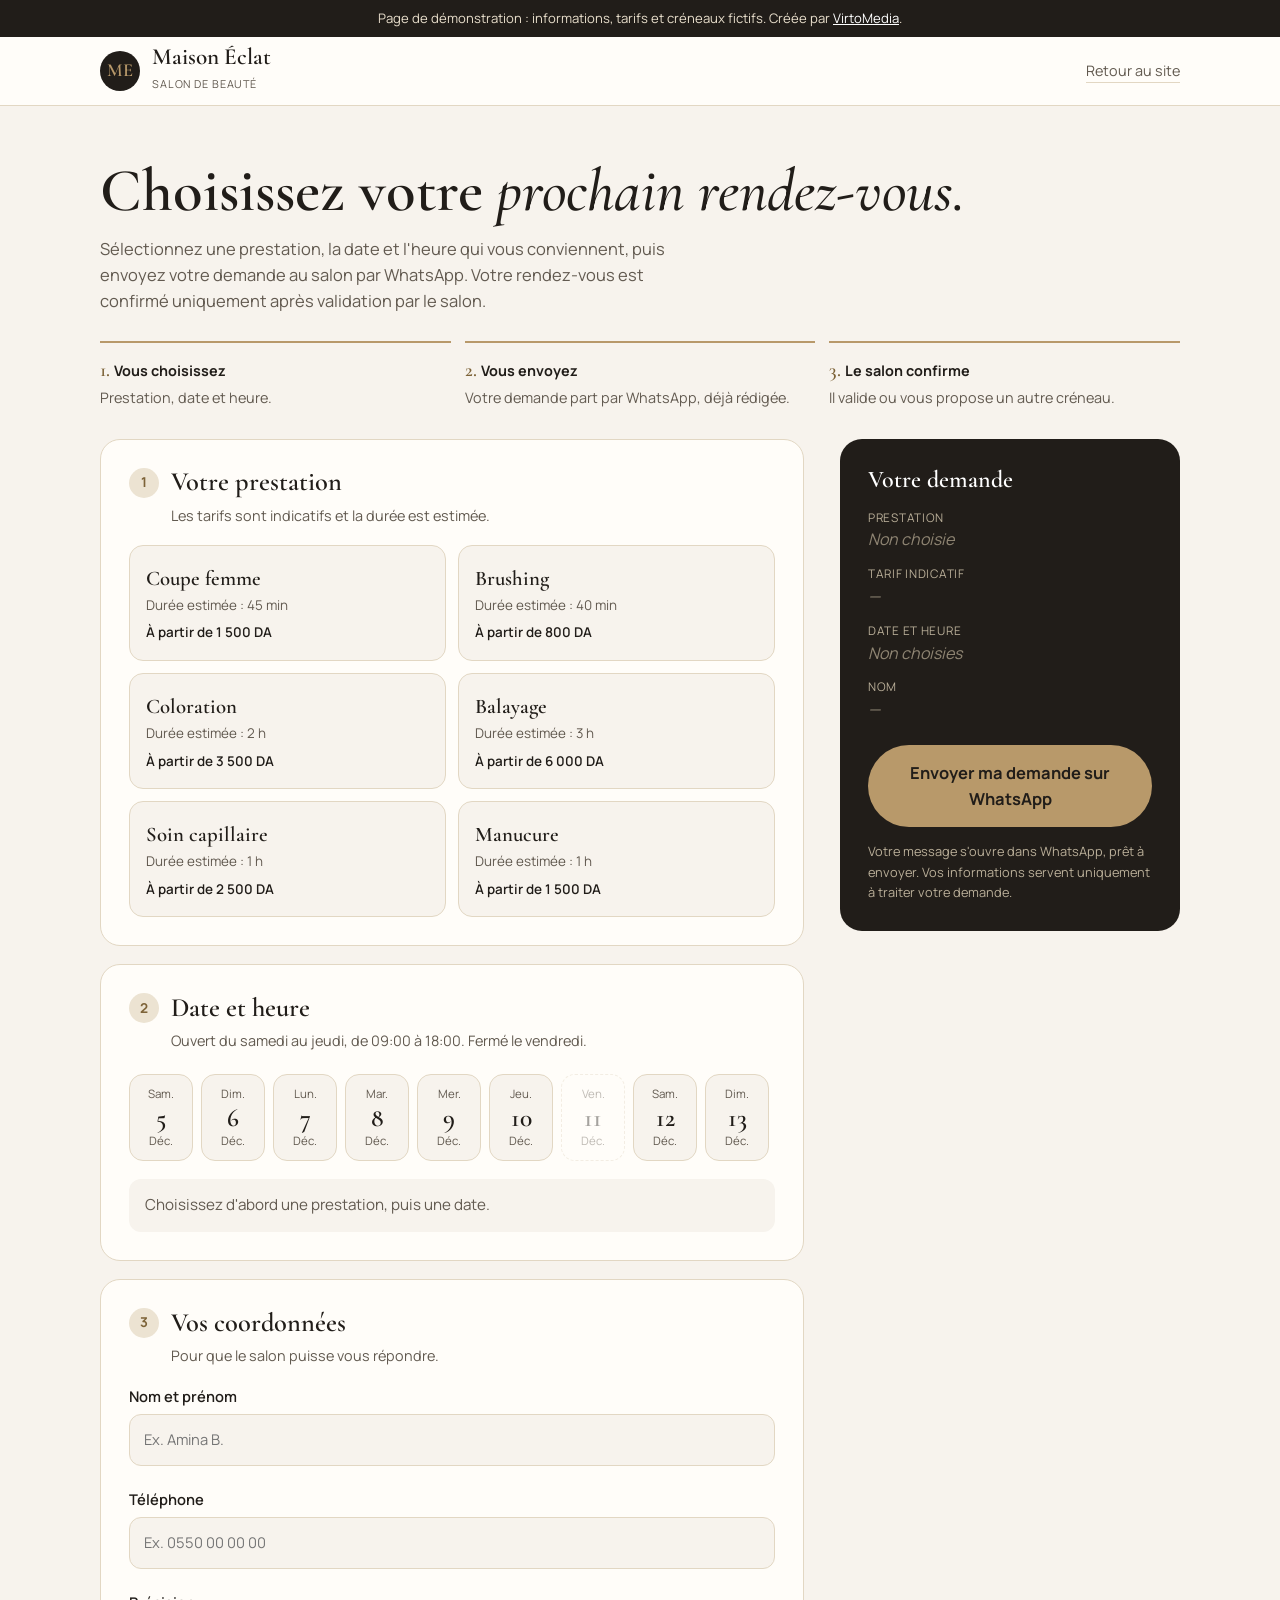
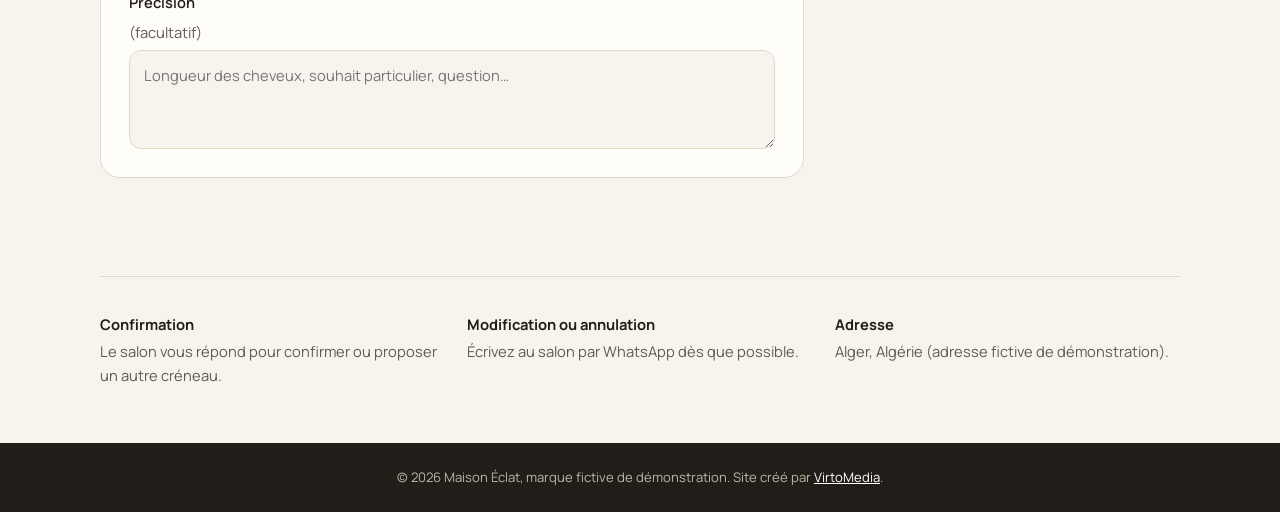
<file: reservation.html>
<!DOCTYPE html>
<html lang="fr">
<head>
<meta charset="utf-8">
<meta name="viewport" content="width=device-width, initial-scale=1">
<title>Réserver un rendez-vous | Maison Éclat – Démonstration VirtoMedia</title>
<meta name="description" content="Choisissez votre prestation, la date et l'heure souhaitées, puis envoyez votre demande de rendez-vous à Maison Éclat par WhatsApp. Page de démonstration VirtoMedia.">
<meta property="og:title" content="Réserver un rendez-vous | Maison Éclat">
<meta property="og:description" content="Demande de rendez-vous en trois étapes. Exemple de page de réservation créé par VirtoMedia.">
<meta property="og:type" content="website">
<meta property="og:locale" content="fr_DZ">
<meta name="theme-color" content="#f7f3ed">
<link rel="preconnect" href="https://fonts.googleapis.com">
<link rel="preconnect" href="https://fonts.gstatic.com" crossorigin>
<link href="https://fonts.googleapis.com/css2?family=Cormorant+Garamond:ital,wght@0,500;0,600;1,500&family=Manrope:wght@400;500;600;700&display=swap" rel="stylesheet">
<style>
:root{--bg:#f7f3ed;--paper:#fffdf9;--sand:#ece3d2;--gold:#b8996a;--gold-d:#7d6338;--ink:#211d19;--mute:#625a50;--line:#e2d7c3;--ok:#2f6b4f;--err:#a3321f;
--serif:"Cormorant Garamond",Georgia,serif;--sans:"Manrope",system-ui,-apple-system,"Segoe UI",Arial,sans-serif}
*{box-sizing:border-box;margin:0}
html{scroll-behavior:smooth}
body{font-family:var(--sans);background:var(--bg);color:var(--ink);line-height:1.6;font-size:16.5px;overflow-x:hidden}
a{color:inherit}
:focus-visible{outline:3px solid var(--gold-d);outline-offset:3px;border-radius:6px}
.wrap{width:min(1080px,100% - 36px);margin-inline:auto}
.demo-bar{background:var(--ink);color:#e9dfcc;font-size:.82rem;text-align:center;padding:8px 14px}
.demo-bar a{color:#fff}
header{border-bottom:1px solid var(--line);background:var(--paper)}
.top{display:flex;justify-content:space-between;align-items:center;min-height:68px;gap:12px}
.brand{text-decoration:none;display:flex;align-items:center;gap:12px}
.mono{width:40px;height:40px;border-radius:50%;background:var(--ink);color:var(--gold);display:grid;place-items:center;font-family:var(--serif);font-weight:600;font-size:1.15rem}
.brand b{font-family:var(--serif);font-size:1.45rem;font-weight:600;line-height:1;display:block}
.brand small{font-size:.68rem;color:var(--mute);letter-spacing:.08em}
.back{font-size:.9rem;text-decoration:none;color:var(--mute);border-bottom:1px solid var(--line)}
.back:hover{color:var(--ink)}
.intro{padding:52px 0 30px}
h1,h2{font-family:var(--serif);font-weight:600;line-height:1.08}
h1{font-size:clamp(2.4rem,5.5vw,3.8rem);margin-bottom:12px}
h1 em{font-weight:500}
.intro p{color:var(--mute);max-width:58ch}
.how{list-style:none;padding:0;margin-top:26px;display:grid;grid-template-columns:repeat(3,1fr);gap:14px;counter-reset:h}
.how li{counter-increment:h;font-size:.9rem;color:var(--mute);border-top:2px solid var(--gold);padding-top:12px}
.how li::before{content:counter(h)". ";font-family:var(--serif);font-size:1.2rem;font-weight:600;color:var(--gold-d)}
.how b{color:var(--ink);display:inline}
.how b::after{content:"";display:block}
@media(max-width:700px){.how{grid-template-columns:1fr}}
.grid>*{min-width:0}
.grid{display:grid;grid-template-columns:minmax(0,1fr) 340px;gap:36px;align-items:start;padding-bottom:80px}
.step{background:var(--paper);border:1px solid var(--line);border-radius:20px;padding:28px;margin-bottom:18px}
.step h2{font-size:1.65rem;display:flex;align-items:center;gap:12px;margin-bottom:6px}
.n{width:30px;height:30px;border-radius:50%;background:var(--sand);color:var(--gold-d);font-family:var(--sans);font-size:.85rem;font-weight:700;display:grid;place-items:center;flex:none}
.step.done .n{background:var(--ink);color:var(--gold)}
.hint{font-size:.9rem;color:var(--mute);margin:0 0 18px 42px}
.svcs{display:grid;grid-template-columns:repeat(2,1fr);gap:12px}
.svc{display:block;width:100%;text-align:left;font:inherit;color:inherit;background:var(--bg);border:1.5px solid var(--line);border-radius:14px;padding:16px;cursor:pointer;transition:border-color .15s,background .15s}
.svc:hover{border-color:var(--gold)}
.svc[aria-pressed="true"]{border-color:var(--ink);background:#fff;box-shadow:inset 0 0 0 1px var(--ink)}
.svc b{display:block;font-family:var(--serif);font-size:1.3rem;font-weight:600}
.svc span{display:block;font-size:.84rem;color:var(--mute)}
.svc .p{color:var(--ink);font-weight:600;margin-top:6px}
.dates{display:flex;gap:8px;overflow-x:auto;padding:4px 2px 12px;scroll-snap-type:x proximity}
.day{flex:none;width:64px;text-align:center;font:inherit;color:inherit;background:var(--bg);border:1.5px solid var(--line);border-radius:14px;padding:10px 4px;cursor:pointer;scroll-snap-align:start}
.day small{display:block;font-size:.72rem;color:var(--mute);text-transform:capitalize}
.day b{font-family:var(--serif);font-size:1.6rem;font-weight:600;line-height:1.1;display:block}
.day[aria-pressed="true"]{background:var(--ink);color:var(--bg);border-color:var(--ink)}
.day[aria-pressed="true"] small{color:#d8cdb8}
.day:disabled{opacity:.4;cursor:not-allowed;background:transparent;border-style:dashed}
.slots{display:grid;grid-template-columns:repeat(auto-fill,minmax(88px,1fr));gap:10px;margin-top:6px}
.slot{font:inherit;font-weight:600;background:var(--bg);border:1.5px solid var(--line);border-radius:999px;padding:10px;cursor:pointer;color:var(--ink)}
.slot:hover{border-color:var(--gold)}
.slot[aria-pressed="true"]{background:var(--ink);color:var(--bg);border-color:var(--ink)}
.empty{color:var(--mute);font-size:.95rem;background:var(--bg);border-radius:12px;padding:14px 16px}
.f{display:grid;gap:16px}
.f label{display:grid;gap:6px;font-weight:600;font-size:.92rem}
.f label span{font-weight:400;color:var(--mute)}
.f input,.f textarea{font:inherit;font-weight:400;padding:13px 14px;border:1.5px solid var(--line);border-radius:12px;background:var(--bg);color:var(--ink);width:100%}
.f input:focus,.f textarea:focus{outline:none;border-color:var(--ink);background:#fff}
.f [aria-invalid="true"]{border-color:var(--err)}
.err{color:var(--err);font-size:.82rem;font-weight:500;min-height:0}
.recap{position:static;background:var(--ink);color:#efe6d3;border-radius:22px;padding:28px}
.recap h2{font-size:1.5rem;color:#fff;margin-bottom:16px}
.recap dl{display:grid;gap:12px;margin-bottom:22px}
.recap dt{font-size:.74rem;color:#b9ae98;letter-spacing:.06em;text-transform:uppercase}
.recap dd{font-size:1rem;color:#fff}
.recap dd.none{color:#8f8573;font-style:italic}
.send{width:100%;font:inherit;font-weight:700;border:0;border-radius:999px;padding:15px;background:var(--gold);color:var(--ink);cursor:pointer;transition:background .15s,opacity .15s}
.send:hover{background:#cdb07f}
.send[disabled]{opacity:.45;cursor:not-allowed}
.fine{font-size:.8rem;color:#b9ae98;margin-top:14px}
.ok{display:none;margin-top:18px;background:#fff;color:var(--ink);border-radius:14px;padding:16px;font-size:.92rem}
.ok.show{display:block}
.ok b{color:var(--ok)}
.ok button{font:inherit;font-size:.85rem;margin-top:10px;background:none;border:1px solid var(--ink);border-radius:99px;padding:6px 14px;cursor:pointer}
.info{display:grid;grid-template-columns:repeat(3,1fr);gap:22px;border-top:1px solid var(--line);padding:36px 0 56px;font-size:.92rem;color:var(--mute)}
.info b{display:block;color:var(--ink);margin-bottom:4px}
footer{background:var(--ink);color:#bfb5a1;text-align:center;font-size:.82rem;padding:24px 16px}
footer a{color:#fff}
@media(min-width:901px) and (min-height:820px){.recap{position:sticky;top:20px}}
@media(max-width:900px){.grid{grid-template-columns:minmax(0,1fr)}.info{grid-template-columns:1fr}}
@media(max-width:560px){.svcs{grid-template-columns:1fr}.step{padding:22px 18px}.hint{margin-left:0}.back{font-size:.82rem}.brand small{display:none}}
@media(prefers-reduced-motion:reduce){*{transition:none!important;scroll-behavior:auto!important}}
</style>
</head>
<body>
<div class="demo-bar">Page de démonstration : informations, tarifs et créneaux fictifs. Créée par <a href="https://virtomedia.github.io/maison-eclat-demo/" >VirtoMedia</a>.</div>
<header>
<div class="wrap top">
<a class="brand" href="index.html" aria-label="Maison Éclat – retour à l'accueil"><span class="mono">ME</span><span><b>Maison Éclat</b><small>SALON DE BEAUTÉ</small></span></a>
<a class="back" href="index.html">Retour au site</a>
</div>
</header>

<main class="wrap">
<div class="intro">
<h1>Choisissez votre <em>prochain rendez-vous.</em></h1>
<p>Sélectionnez une prestation, la date et l'heure qui vous conviennent, puis envoyez votre demande au salon par WhatsApp. Votre rendez-vous est confirmé uniquement après validation par le salon.</p>
<ol class="how">
<li><b>Vous choisissez</b>Prestation, date et heure.</li>
<li><b>Vous envoyez</b>Votre demande part par WhatsApp, déjà rédigée.</li>
<li><b>Le salon confirme</b>Il valide ou vous propose un autre créneau.</li>
</ol>
</div>

<div class="grid">
<div>
<section class="step" id="s1" aria-labelledby="t1">
<h2 id="t1"><span class="n">1</span>Votre prestation</h2>
<p class="hint">Les tarifs sont indicatifs et la durée est estimée.</p>
<div class="svcs" id="svcs"></div>
</section>

<section class="step" id="s2" aria-labelledby="t2">
<h2 id="t2"><span class="n">2</span>Date et heure</h2>
<p class="hint">Ouvert du samedi au jeudi, de 09:00 à 18:00. Fermé le vendredi.</p>
<div class="dates" id="dates" role="group" aria-label="Choisir une date"></div>
<div class="slots" id="slots" role="group" aria-label="Choisir une heure"></div>
</section>

<section class="step" id="s3" aria-labelledby="t3">
<h2 id="t3"><span class="n">3</span>Vos coordonnées</h2>
<p class="hint">Pour que le salon puisse vous répondre.</p>
<div class="f">
<label>Nom et prénom<input id="name" autocomplete="name" placeholder="Ex. Amina B."><span class="err" id="e-name" aria-live="polite"></span></label>
<label>Téléphone<input id="phone" type="tel" inputmode="tel" autocomplete="tel" placeholder="Ex. 0550 00 00 00"><span class="err" id="e-phone" aria-live="polite"></span></label>
<label>Précision <span>(facultatif)</span><textarea id="note" rows="3" placeholder="Longueur des cheveux, souhait particulier, question…"></textarea></label>
</div>
</section>
</div>

<aside class="recap" aria-labelledby="rt">
<h2 id="rt">Votre demande</h2>
<dl>
<div><dt>Prestation</dt><dd id="r-svc" class="none">Non choisie</dd></div>
<div><dt>Tarif indicatif</dt><dd id="r-price" class="none">—</dd></div>
<div><dt>Date et heure</dt><dd id="r-when" class="none">Non choisies</dd></div>
<div><dt>Nom</dt><dd id="r-name" class="none">—</dd></div>
</dl>
<button class="send" id="send" type="button">Envoyer ma demande sur WhatsApp</button>
<p class="fine">Votre message s'ouvre dans WhatsApp, prêt à envoyer. Vos informations servent uniquement à traiter votre demande.</p>
<div class="ok" id="ok" role="status"><b>Votre message est prêt.</b> WhatsApp s'ouvre avec votre demande déjà écrite. <b>Appuyez sur « Envoyer » dans WhatsApp</b> pour la transmettre au salon, qui vous répondra pour confirmer. Si WhatsApp ne s'est pas ouvert, copiez le message ci-dessous.<br><button type="button" id="copy">Copier le message</button></div>
</aside>
</div>

<div class="info">
<p><b>Confirmation</b>Le salon vous répond pour confirmer ou proposer un autre créneau.</p>
<p><b>Modification ou annulation</b>Écrivez au salon par WhatsApp dès que possible.</p>
<p><b>Adresse</b>Alger, Algérie (adresse fictive de démonstration).</p>
</div>
</main>

<footer>© <span id="yr">2026</span> Maison Éclat, marque fictive de démonstration. Site créé par <a href="https://virtomedia.github.io/maison-eclat-demo/">VirtoMedia</a>.</footer>

<script>
/* ===== CONFIGURATION : à modifier pour un vrai salon ===== */
const CONFIG={
  salon:"Maison Éclat",
  whatsapp:"213777107154",        // numéro du salon, format international sans +
  open:9*60, close:18*60,         // horaires en minutes (09:00 – 18:00)
  step:30,                        // intervalle entre créneaux (minutes)
  closedDays:[5],                 // 5 = vendredi (0 = dimanche)
  daysAhead:14,
  services:[
    {id:"coupe",n:"Coupe femme",p:1500,d:45},
    {id:"brushing",n:"Brushing",p:800,d:40},
    {id:"coloration",n:"Coloration",p:3500,d:120},
    {id:"balayage",n:"Balayage",p:6000,d:180},
    {id:"soin",n:"Soin capillaire",p:2500,d:60},
    {id:"manucure",n:"Manucure",p:1500,d:60}
  ]
};
/* ======================================================= */
const $=id=>document.getElementById(id);
const S={svc:null,date:null,time:null};
const fmtDA=n=>n.toLocaleString("fr-FR").replace(/\u202f|\u00a0/g," ")+" DA";
const fmtDur=m=>m>=60?(Math.floor(m/60)+" h"+(m%60?" "+String(m%60).padStart(2,"0"):"")):m+" min";
const hh=m=>String(Math.floor(m/60)).padStart(2,"0")+":"+String(m%60).padStart(2,"0");
const dayName=d=>d.toLocaleDateString("fr-FR",{weekday:"long",day:"numeric",month:"long"});

function renderSvcs(){
  $("svcs").innerHTML="";
  CONFIG.services.forEach(s=>{
    const b=document.createElement("button");
    b.type="button";b.className="svc";b.setAttribute("aria-pressed",S.svc===s.id);
    b.innerHTML=`<b>${s.n}</b><span>Durée estimée : ${fmtDur(s.d)}</span><span class="p">À partir de ${fmtDA(s.p)}</span>`;
    b.onclick=()=>{S.svc=s.id;S.time=null;renderSvcs();renderSlots();recap()};
    $("svcs").appendChild(b);
  });
}
const days=[];
(function(){const t=new Date();t.setHours(0,0,0,0);for(let i=0;i<CONFIG.daysAhead;i++){const d=new Date(t);d.setDate(t.getDate()+i);days.push(d)}})();
const key=d=>d.getFullYear()+"-"+(d.getMonth()+1)+"-"+d.getDate();
function renderDates(){
  $("dates").innerHTML="";
  days.forEach(d=>{
    const closed=CONFIG.closedDays.includes(d.getDay());
    const b=document.createElement("button");
    b.type="button";b.className="day";b.disabled=closed;
    b.setAttribute("aria-pressed",S.date&&key(S.date)===key(d));
    b.setAttribute("aria-label",dayName(d)+(closed?" (fermé)":""));
    b.innerHTML=`<small>${d.toLocaleDateString("fr-FR",{weekday:"short"})}</small><b>${d.getDate()}</b><small>${d.toLocaleDateString("fr-FR",{month:"short"})}</small>`;
    b.onclick=()=>{S.date=d;S.time=null;renderDates();renderSlots();recap()};
    $("dates").appendChild(b);
  });
}
function renderSlots(){
  const box=$("slots");box.innerHTML="";
  if(!S.svc||!S.date){box.innerHTML='<p class="empty" style="grid-column:1/-1">'+(S.svc?"Choisissez une date pour voir les heures disponibles.":"Choisissez d'abord une prestation, puis une date.")+"</p>";return}
  const dur=CONFIG.services.find(s=>s.id===S.svc).d;
  const now=new Date(),isToday=key(now)===key(S.date),nowMin=now.getHours()*60+now.getMinutes()+30;
  let any=false;
  for(let m=CONFIG.open;m+dur<=CONFIG.close;m+=CONFIG.step){
    if(isToday&&m<nowMin)continue;
    any=true;
    const b=document.createElement("button");
    b.type="button";b.className="slot";b.textContent=hh(m);b.setAttribute("aria-pressed",S.time===m);
    b.onclick=()=>{S.time=m;renderSlots();recap()};
    box.appendChild(b);
  }
  if(!any)box.innerHTML='<p class="empty" style="grid-column:1/-1">Aucun créneau indicatif ce jour-là pour cette prestation. Essayez une autre date.</p>';
}
function setR(id,txt){const e=$(id);e.textContent=txt||e.dataset.d;e.classList.toggle("none",!txt)}
["r-svc","r-price","r-when","r-name"].forEach(i=>$(i).dataset.d=$(i).textContent);
function recap(){
  const s=CONFIG.services.find(x=>x.id===S.svc);
  setR("r-svc",s&&s.n+" ("+fmtDur(s.d)+")");
  setR("r-price",s&&"À partir de "+fmtDA(s.p));
  setR("r-when",S.date&&S.time!==null&&s?dayName(S.date)+", "+hh(S.time)+" – "+hh(S.time+s.d):(S.date?dayName(S.date):""));
  setR("r-name",$("name").value.trim());
  $("s1").classList.toggle("done",!!S.svc);
  $("s2").classList.toggle("done",!!S.date&&S.time!==null);
}
function validate(){
  let ok=true;
  const n=$("name").value.trim(),p=$("phone").value.replace(/[\s.\-()]/g,"");
  const bad=(id,eid,cond,msg)=>{$(eid).textContent=cond?"":msg;$(id).setAttribute("aria-invalid",!cond);if(!cond)ok=false};
  bad("name","e-name",n.length>=2,"Indiquez votre nom.");
  bad("phone","e-phone",/^(\+?213|0)[5-7]\d{8}$/.test(p)||/^\+?\d{9,15}$/.test(p),"Indiquez un numéro de téléphone valide.");
  return ok;
}
function message(){
  const s=CONFIG.services.find(x=>x.id===S.svc);
  const l=["Bonjour "+CONFIG.salon+", je souhaite demander un rendez-vous :","",
   "Prestation : "+s.n+" (à partir de "+fmtDA(s.p)+")",
   "Date : "+dayName(S.date),"Heure souhaitée : "+hh(S.time)+" (fin estimée "+hh(S.time+s.d)+")",
   "Nom : "+$("name").value.trim(),"Téléphone : "+$("phone").value.trim()];
  const note=$("note").value.trim();if(note)l.push("Précision : "+note);
  l.push("","Merci de me confirmer la disponibilité.");
  return l.join("\n");
}
$("send").onclick=()=>{
  if(!S.svc){$("s1").scrollIntoView({behavior:"smooth"});return}
  if(!S.date||S.time===null){$("s2").scrollIntoView({behavior:"smooth"});return}
  if(!validate()){$("s3").scrollIntoView({behavior:"smooth"});return}
  const msg=message();
  $("ok").classList.add("show");
  window.open("https://wa.me/"+CONFIG.whatsapp+"?text="+encodeURIComponent(msg),"_blank","noopener");
  $("copy").onclick=()=>{(navigator.clipboard?navigator.clipboard.writeText(msg):Promise.reject()).then(()=>$("copy").textContent="Message copié").catch(()=>$("copy").textContent="Copie impossible")};
};
["name","phone","note"].forEach(i=>$(i).addEventListener("input",()=>{recap();if($(i).getAttribute("aria-invalid")==="true")validate()}));
$("yr").textContent=new Date().getFullYear();
renderSvcs();renderDates();renderSlots();recap();
</script>
</body>
</html>
</file>
